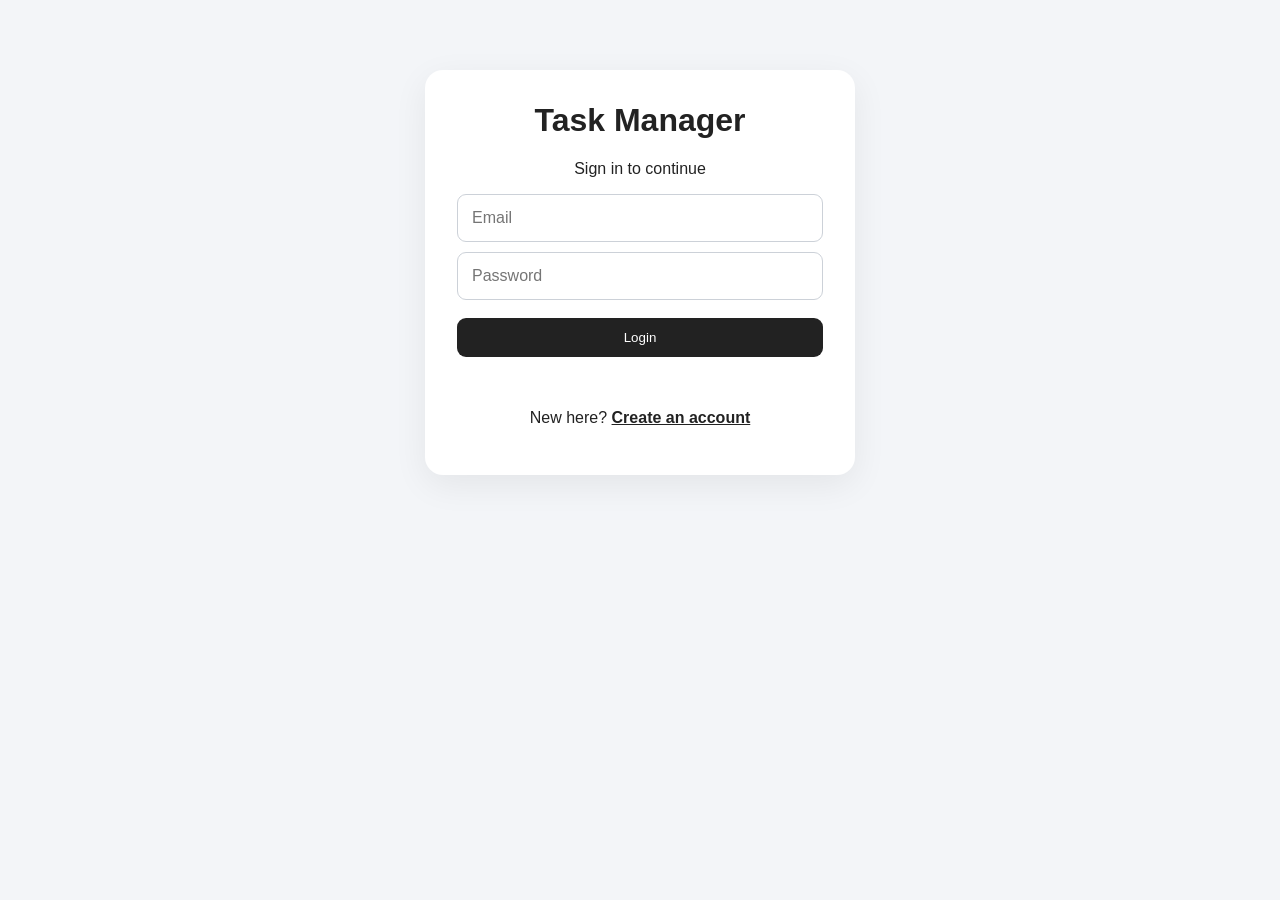
<file: index.html>
<!doctype html><html><head><meta charset="utf-8"><meta name="viewport" content="width=device-width,initial-scale=1"><title>My Tasks</title><link rel="stylesheet" href="style.css"></head><body><main class="app"><header><div><h1>My Tasks</h1><p id="welcome"></p></div><button onclick="logout()">Logout</button></header><div class="add"><input id="task" placeholder="Add a new task"><button onclick="addTask()">Add Task</button></div><div class="stats"><span>Total <b id="total">0</b></span><span>Pending <b id="pending">0</b></span><span>Completed <b id="done">0</b></span></div><div id="msg"></div><div id="list"></div></main><script src="app.js"></script></body></html>
</file>
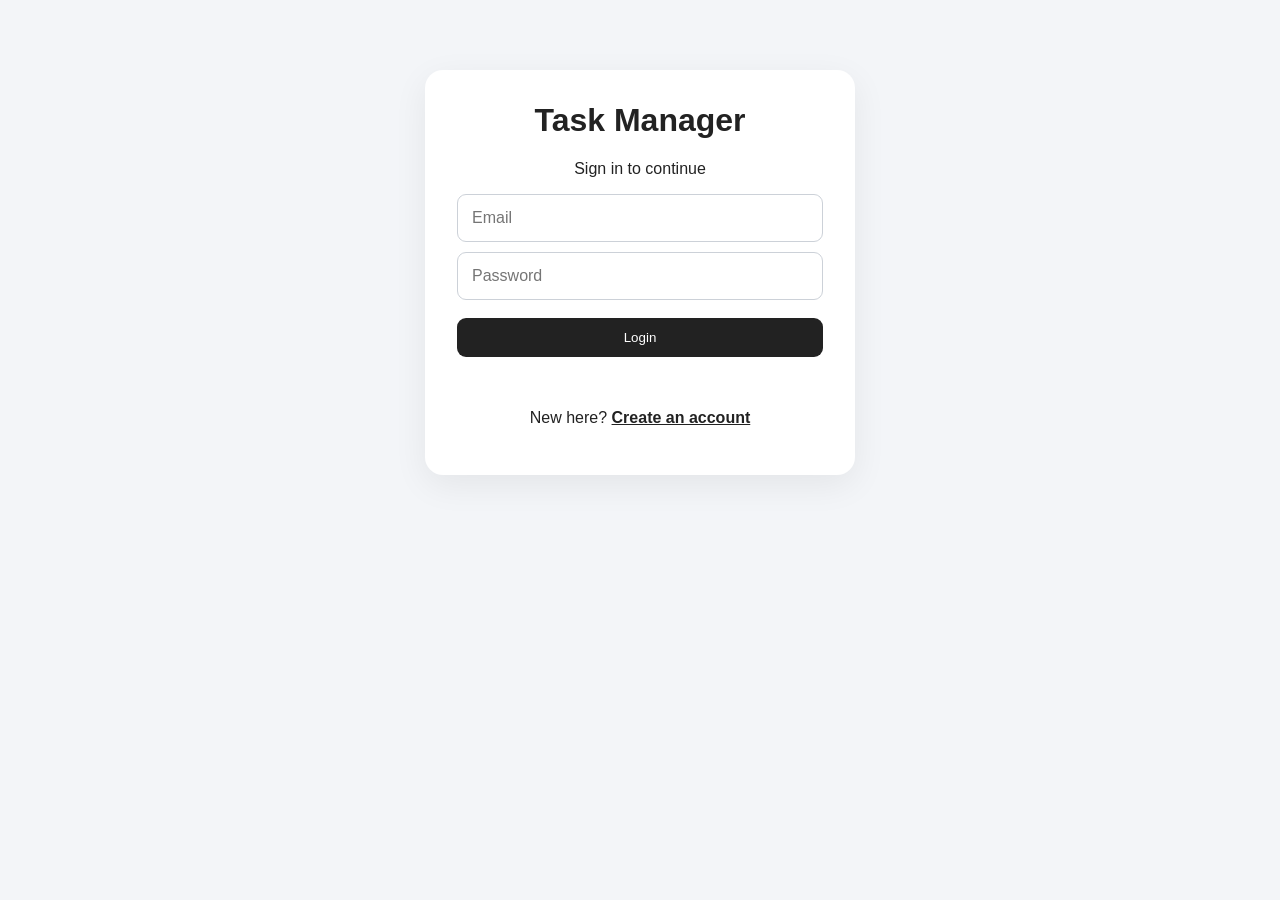
<file: login.html>
<!doctype html><html><head><meta charset="utf-8"><meta name="viewport" content="width=device-width,initial-scale=1"><title>Task Manager Login</title><link rel="stylesheet" href="style.css"></head><body><main class="auth"><h1>Task Manager</h1><p>Sign in to continue</p><input id="email" type="email" placeholder="Email"><input id="password" type="password" placeholder="Password"><button onclick="login()">Login</button><div id="msg"></div><p>New here? <a href="signup.html">Create an account</a></p></main><script>async function login(){msg.textContent="Logging in...";let r=await fetch("/api/login",{method:"POST",headers:{"Content-Type":"application/json"},body:JSON.stringify({email:email.value,password:password.value})});let x=await r.json();if(x.success){localStorage.token=x.token;localStorage.user=JSON.stringify(x.user);location="index.html"}else msg.textContent=x.message}</script></body></html>
</file>
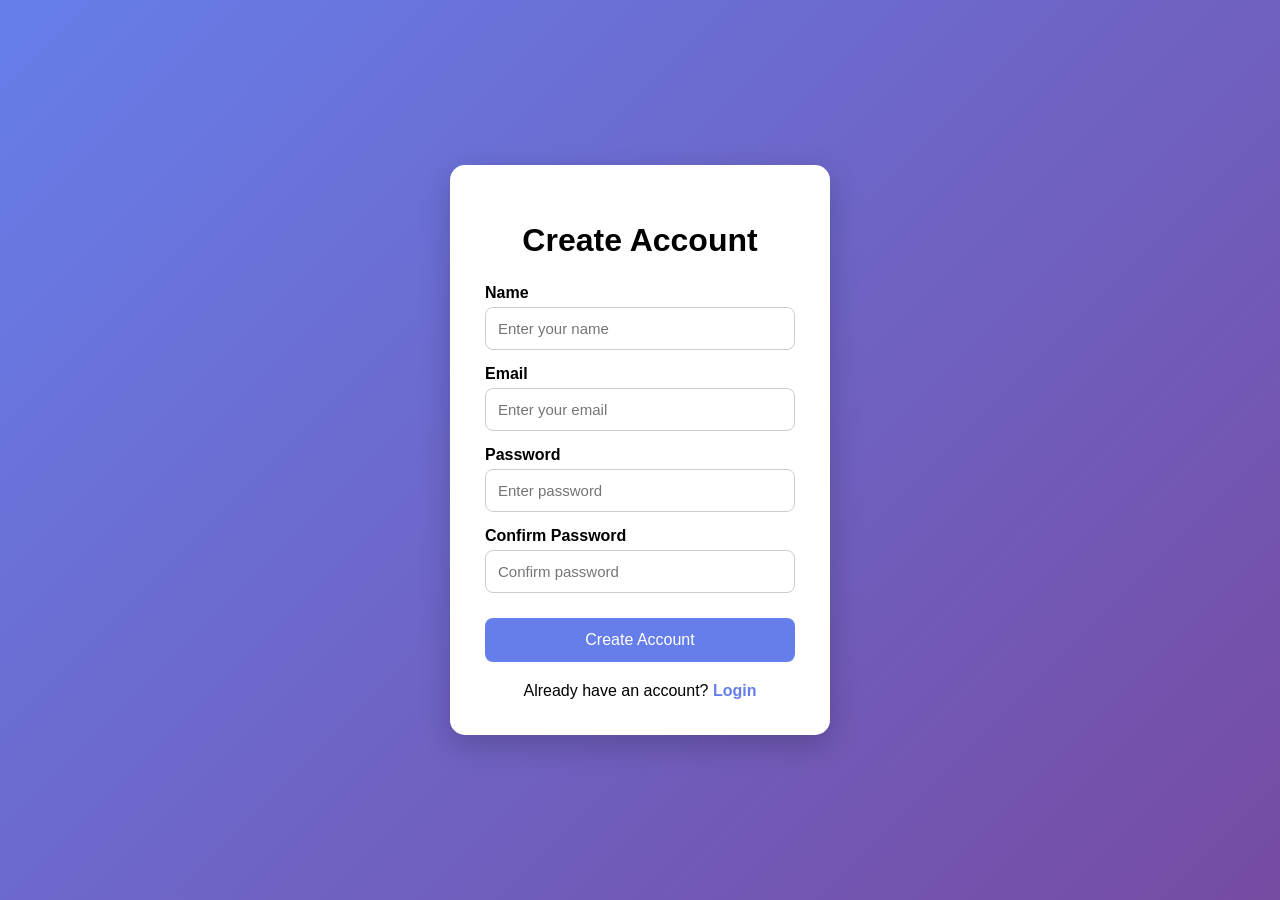
<file: signup.html>
<!DOCTYPE html>
<html>
<head>
    <meta charset="UTF-8">
    <meta name="viewport" content="width=device-width, initial-scale=1.0">
    <title>Sign Up - Task Manager</title>

    <style>
        * {
            box-sizing: border-box;
        }

        body {
            margin: 0;
            font-family: Arial, sans-serif;
            background: linear-gradient(135deg, #667eea, #764ba2);
            min-height: 100vh;
            display: flex;
            justify-content: center;
            align-items: center;
        }

        .container {
            background: white;
            width: 380px;
            padding: 35px;
            border-radius: 15px;
            box-shadow: 0 10px 30px rgba(0,0,0,0.2);
        }

        h1 {
            text-align: center;
            margin-bottom: 25px;
        }

        label {
            display: block;
            margin-top: 15px;
            margin-bottom: 5px;
            font-weight: bold;
        }

        input {
            width: 100%;
            padding: 12px;
            border: 1px solid #ccc;
            border-radius: 8px;
            font-size: 15px;
        }

        button {
            width: 100%;
            padding: 13px;
            margin-top: 25px;
            border: none;
            border-radius: 8px;
            background: #667eea;
            color: white;
            font-size: 16px;
            cursor: pointer;
        }

        button:hover {
            background: #5568d8;
        }

        .message {
            margin-top: 15px;
            text-align: center;
            font-weight: bold;
        }

        .login {
            text-align: center;
            margin-top: 20px;
        }

        a {
            color: #667eea;
            text-decoration: none;
            font-weight: bold;
        }
    </style>
</head>

<body>

<div class="container">

    <h1>Create Account</h1>

    <form id="signupForm">

        <label for="name">Name</label>
        <input
            type="text"
            id="name"
            name="name"
            placeholder="Enter your name"
            required
        >

        <label for="email">Email</label>
        <input
            type="email"
            id="email"
            name="email"
            placeholder="Enter your email"
            required
        >

        <label for="password">Password</label>
        <input
            type="password"
            id="password"
            name="password"
            placeholder="Enter password"
            required
        >

        <label for="confirmPassword">Confirm Password</label>
        <input
            type="password"
            id="confirmPassword"
            name="confirmPassword"
            placeholder="Confirm password"
            required
        >

        <button type="submit">Create Account</button>

    </form>

    <div id="message" class="message"></div>

    <div class="login">
        Already have an account?
        <a href="login.html">Login</a>
    </div>

</div>

<script>

document.getElementById("signupForm").addEventListener("submit", async function(event) {

    event.preventDefault();

    const name = document.getElementById("name").value.trim();
    const email = document.getElementById("email").value.trim();
    const password = document.getElementById("password").value;
    const confirmPassword = document.getElementById("confirmPassword").value;

    const message = document.getElementById("message");

    if (!name || !email || !password || !confirmPassword) {
        message.textContent = "Please fill all fields.";
        message.style.color = "red";
        return;
    }

    if (password !== confirmPassword) {
        message.textContent = "Passwords do not match.";
        message.style.color = "red";
        return;
    }

    try {

        const response = await fetch("/api/signup", {
            method: "POST",
            headers: {
                "Content-Type": "application/json"
            },
            body: JSON.stringify({
                name: name,
                email: email,
                password: password
            })
        });

        const data = await response.json();

        if (!response.ok) {
            message.textContent = data.message || "Signup failed.";
            message.style.color = "red";
            return;
        }

        message.textContent = "Account created successfully!";
        message.style.color = "green";

        setTimeout(function() {
            window.location.href = "login.html";
        }, 1000);

    } catch (error) {

        console.error(error);

        message.textContent = "Cannot connect to server.";
        message.style.color = "red";
    }

});

</script>

</body>
</html>
</file>
<file: style.css>
*{box-sizing:border-box}body{margin:0;min-height:100vh;font-family:Arial,sans-serif;background:#f3f5f8;color:#222;padding:25px}.auth,.app{background:white;max-width:760px;margin:45px auto;padding:32px;border-radius:18px;box-shadow:0 10px 35px #0001}.auth{max-width:430px;text-align:center}.auth input{display:block;width:100%;margin:10px 0}.app header{display:flex;justify-content:space-between;align-items:center}.app h1,.auth h1{margin-top:0}input{padding:14px;border:1px solid #ccd1d8;border-radius:9px;font-size:16px}button{padding:12px 16px;border:0;border-radius:9px;background:#222;color:white;cursor:pointer}.auth button{width:100%;margin:8px 0 12px}.add{display:flex;gap:10px;margin:25px 0}.add input{flex:1}.stats{display:flex;gap:10px;margin-bottom:20px}.stats span{flex:1;background:#f1f3f6;padding:14px;text-align:center;border-radius:9px}.stats b{display:block;font-size:22px}.task{display:flex;align-items:center;gap:8px;padding:14px;border:1px solid #ddd;border-radius:9px;margin:9px 0}.task div{display:flex;align-items:center;gap:9px;flex:1}.task input{width:auto}.completed{text-decoration:line-through;opacity:.5}.empty{text-align:center;padding:30px;color:#777}#msg{text-align:center;min-height:24px;color:#b00020}a{color:#222;font-weight:bold}@media(max-width:600px){body{padding:12px}.auth,.app{margin:10px auto;padding:22px}.add{flex-direction:column}.task{flex-wrap:wrap}.stats{flex-direction:column}}
</file>
